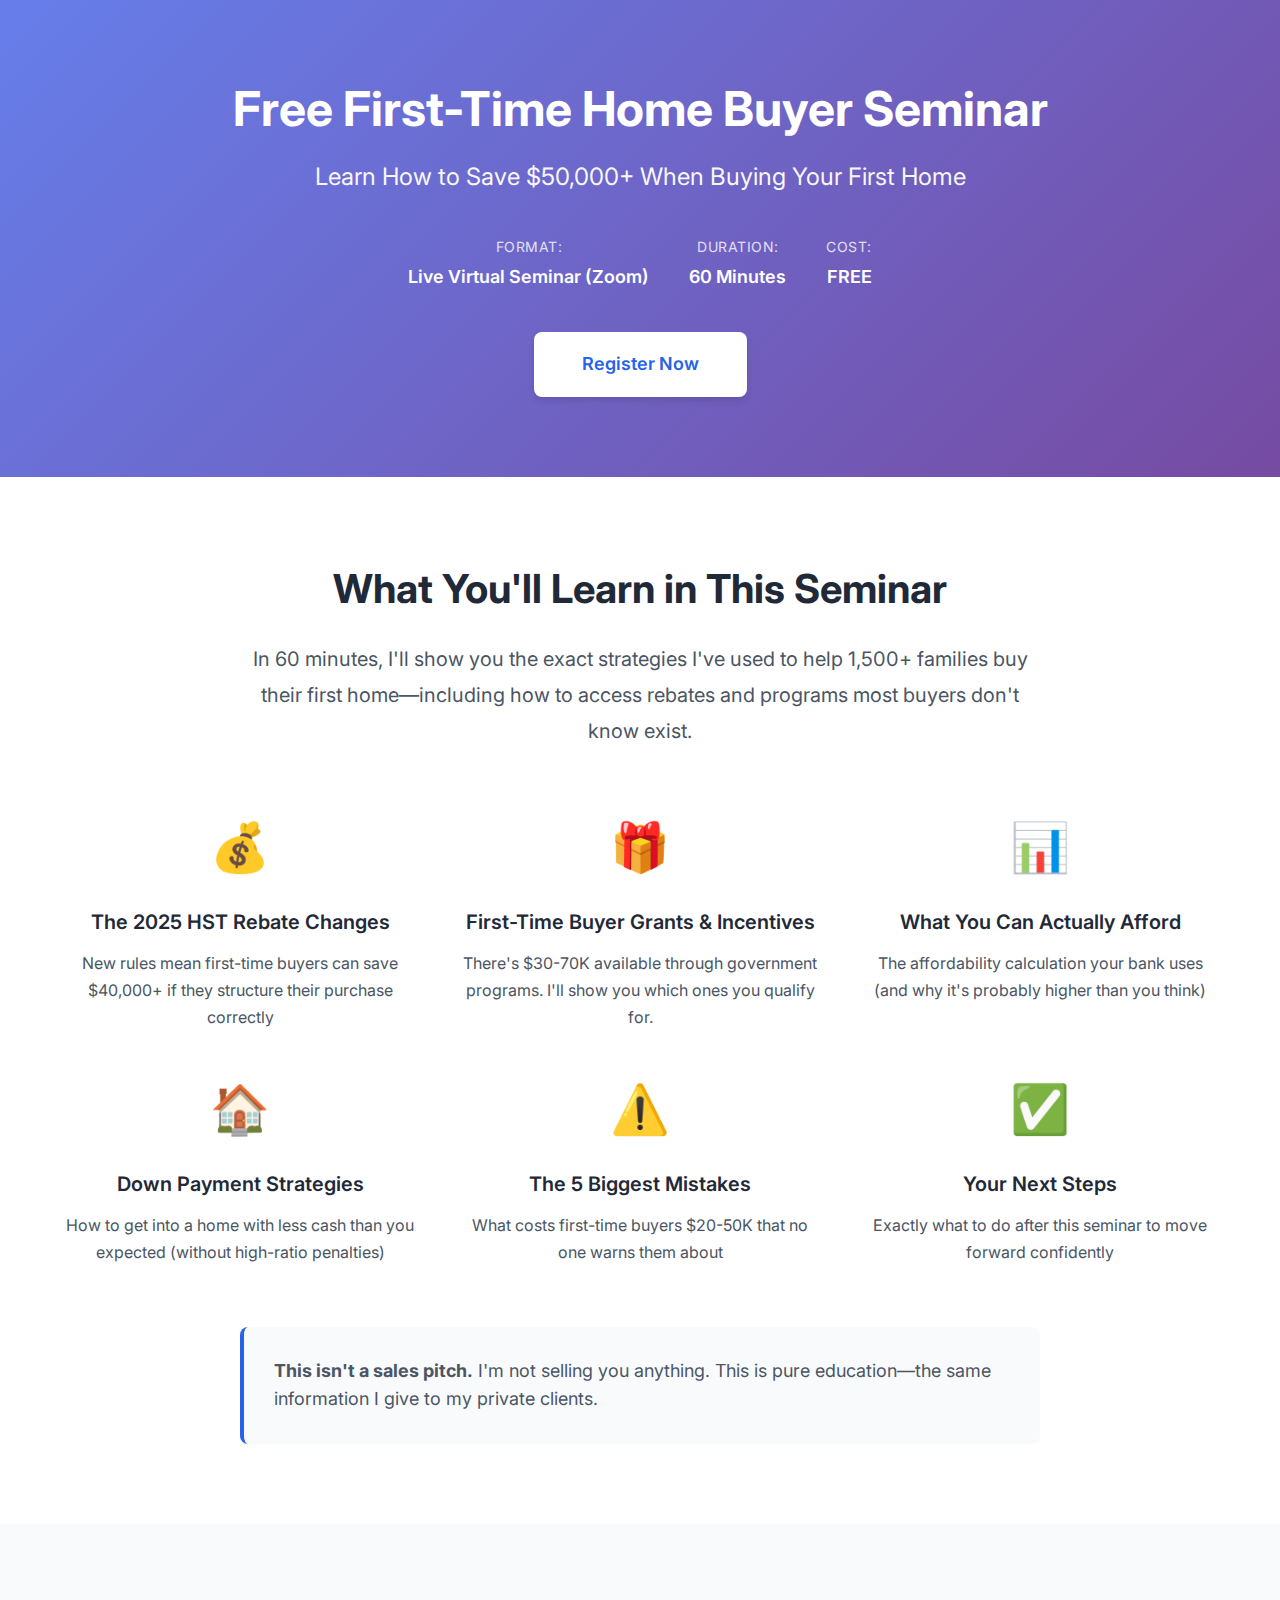
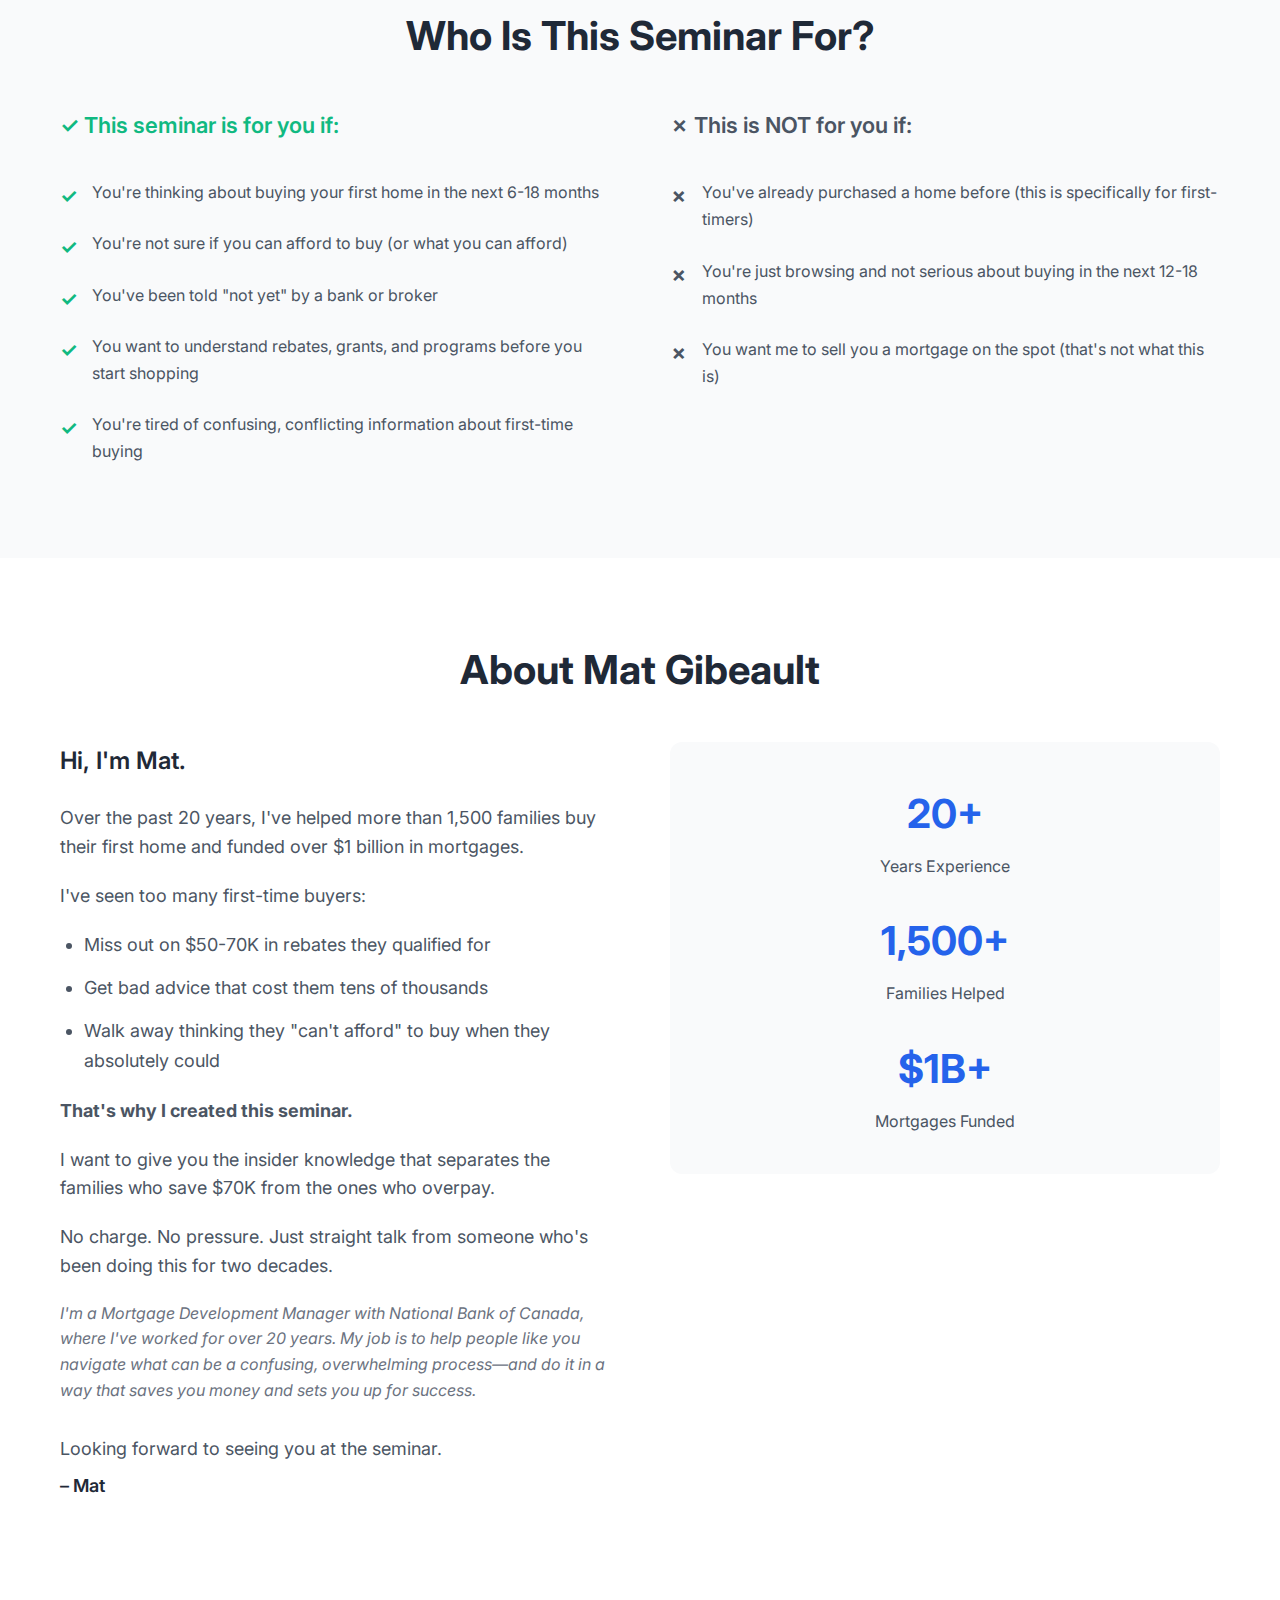
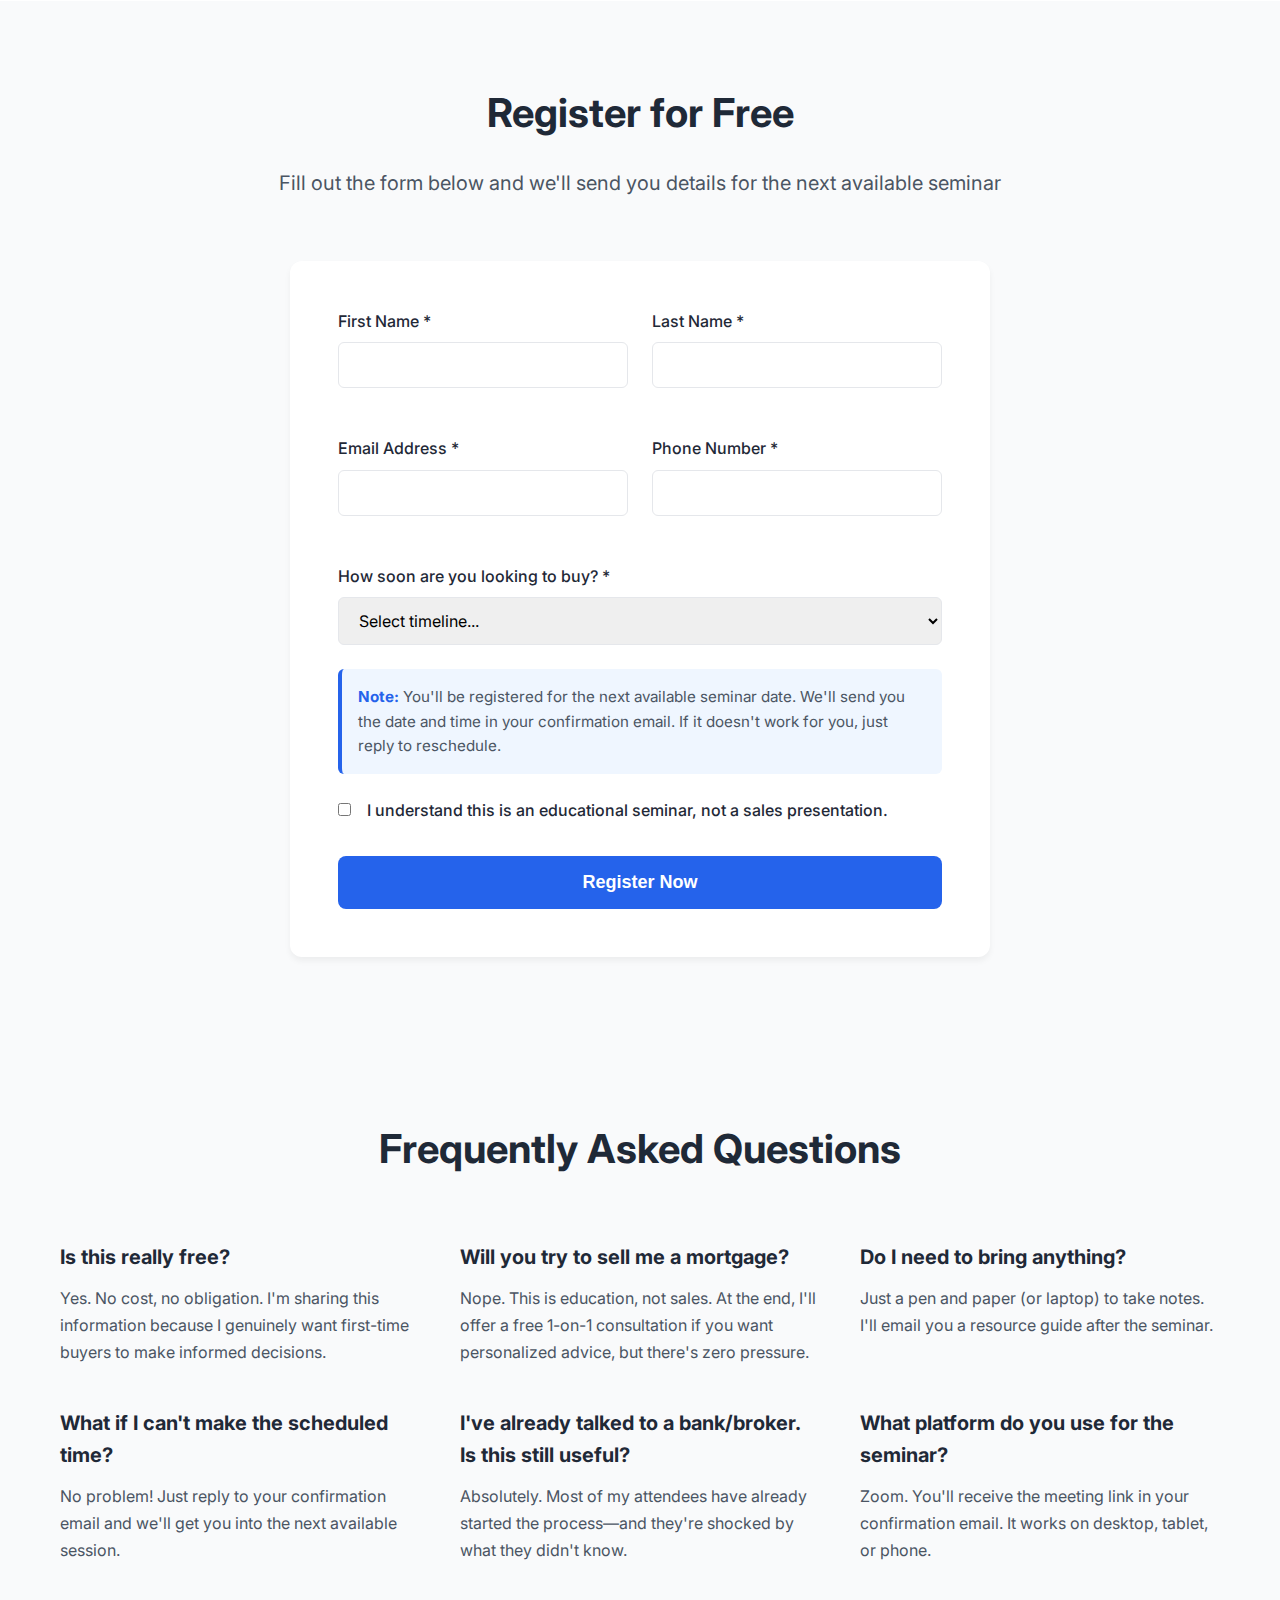
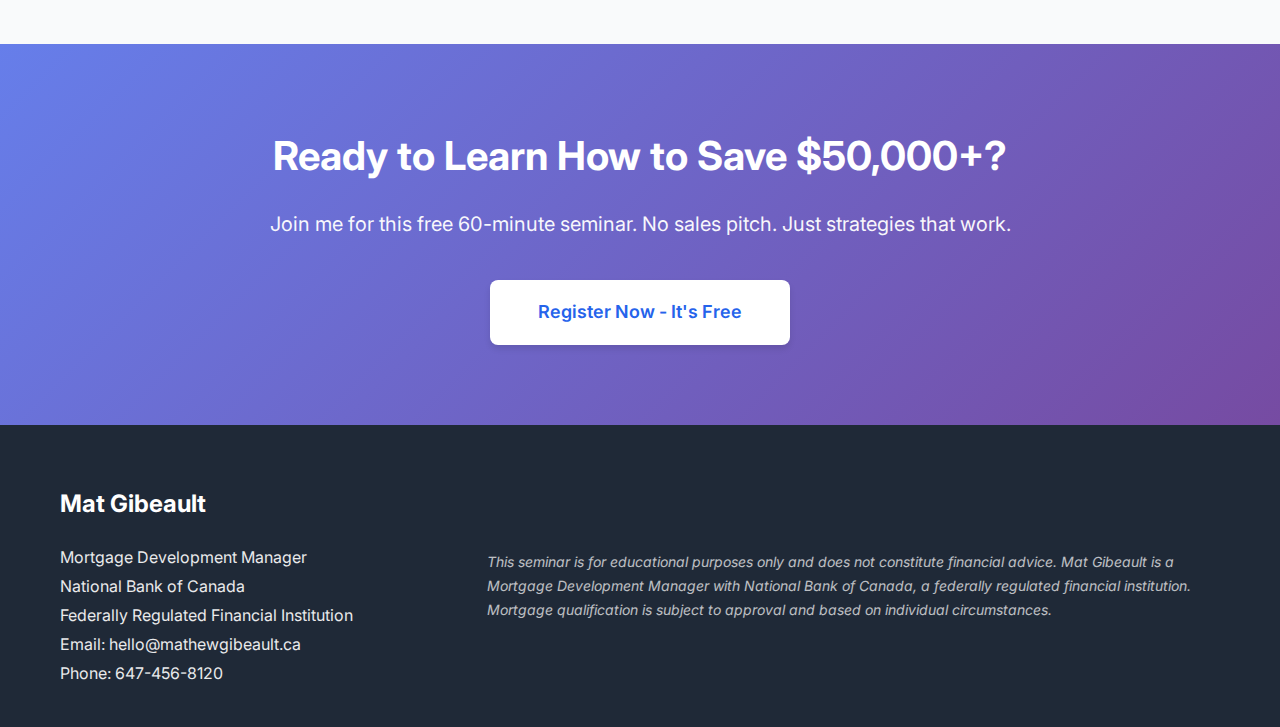
<file: index.html>
<!DOCTYPE html>
<html lang="en">
<head>
    <meta charset="UTF-8">
    <meta name="viewport" content="width=device-width, initial-scale=1.0">
    <meta name="description" content="Free First-Time Home Buyer Seminar - Learn how to save $50,000+ when buying your first home">
    <title>Free First-Time Home Buyer Seminar | Mat Gibeault</title>
    <link rel="stylesheet" href="styles.css">
    <link rel="preconnect" href="https://fonts.googleapis.com">
    <link rel="preconnect" href="https://fonts.gstatic.com" crossorigin>
    <link href="https://fonts.googleapis.com/css2?family=Inter:wght@400;500;600;700&display=swap" rel="stylesheet">
</head>
<body>
    <!-- Hero Section -->
    <section class="hero">
        <div class="container">
            <h1>Free First-Time Home Buyer Seminar</h1>
            <h2>Learn How to Save $50,000+ When Buying Your First Home</h2>
            
            <div class="seminar-details">
                <div class="detail-item">
                    <span class="label">Format:</span>
                    <span class="value">Live Virtual Seminar (Zoom)</span>
                </div>
                <div class="detail-item">
                    <span class="label">Duration:</span>
                    <span class="value">60 Minutes</span>
                </div>
                <div class="detail-item">
                    <span class="label">Cost:</span>
                    <span class="value">FREE</span>
                </div>
            </div>
            
            <a href="#register" class="cta-button">Register Now</a>
        </div>
    </section>

    <!-- What You'll Learn Section -->
    <section class="content-section">
        <div class="container">
            <h2>What You'll Learn in This Seminar</h2>
            <p class="intro-text">
                In 60 minutes, I'll show you the exact strategies I've used to help 1,500+ families buy their first home—including how to access rebates and programs most buyers don't know exist.
            </p>

            <div class="benefits-grid">
                <div class="benefit-item">
                    <div class="benefit-icon">💰</div>
                    <h3>The 2025 HST Rebate Changes</h3>
                    <p>New rules mean first-time buyers can save $40,000+ if they structure their purchase correctly</p>
                </div>

                <div class="benefit-item">
                    <div class="benefit-icon">🎁</div>
                    <h3>First-Time Buyer Grants & Incentives</h3>
                    <p>There's $30-70K available through government programs. I'll show you which ones you qualify for.</p>
                </div>

                <div class="benefit-item">
                    <div class="benefit-icon">📊</div>
                    <h3>What You Can Actually Afford</h3>
                    <p>The affordability calculation your bank uses (and why it's probably higher than you think)</p>
                </div>

                <div class="benefit-item">
                    <div class="benefit-icon">🏠</div>
                    <h3>Down Payment Strategies</h3>
                    <p>How to get into a home with less cash than you expected (without high-ratio penalties)</p>
                </div>

                <div class="benefit-item">
                    <div class="benefit-icon">⚠️</div>
                    <h3>The 5 Biggest Mistakes</h3>
                    <p>What costs first-time buyers $20-50K that no one warns them about</p>
                </div>

                <div class="benefit-item">
                    <div class="benefit-icon">✅</div>
                    <h3>Your Next Steps</h3>
                    <p>Exactly what to do after this seminar to move forward confidently</p>
                </div>
            </div>

            <div class="callout-box">
                <p><strong>This isn't a sales pitch.</strong> I'm not selling you anything. This is pure education—the same information I give to my private clients.</p>
            </div>
        </div>
    </section>

    <!-- Who Is This For Section -->
    <section class="content-section gray-bg">
        <div class="container">
            <h2>Who Is This Seminar For?</h2>
            
            <div class="two-column">
                <div class="column">
                    <h3 class="for-you">✓ This seminar is for you if:</h3>
                    <ul class="checklist">
                        <li>You're thinking about buying your first home in the next 6-18 months</li>
                        <li>You're not sure if you can afford to buy (or what you can afford)</li>
                        <li>You've been told "not yet" by a bank or broker</li>
                        <li>You want to understand rebates, grants, and programs before you start shopping</li>
                        <li>You're tired of confusing, conflicting information about first-time buying</li>
                    </ul>
                </div>
                
                <div class="column">
                    <h3 class="not-for-you">✗ This is NOT for you if:</h3>
                    <ul class="checklist negative">
                        <li>You've already purchased a home before (this is specifically for first-timers)</li>
                        <li>You're just browsing and not serious about buying in the next 12-18 months</li>
                        <li>You want me to sell you a mortgage on the spot (that's not what this is)</li>
                    </ul>
                </div>
            </div>
        </div>
    </section>

    <!-- About Mat Section -->
    <section class="content-section about-section">
        <div class="container">
            <h2>About Mat Gibeault</h2>
            
            <div class="about-content">
                <div class="about-text">
                    <p class="greeting">Hi, I'm Mat.</p>
                    
                    <p>Over the past 20 years, I've helped more than 1,500 families buy their first home and funded over $1 billion in mortgages.</p>
                    
                    <p>I've seen too many first-time buyers:</p>
                    <ul>
                        <li>Miss out on $50-70K in rebates they qualified for</li>
                        <li>Get bad advice that cost them tens of thousands</li>
                        <li>Walk away thinking they "can't afford" to buy when they absolutely could</li>
                    </ul>
                    
                    <p><strong>That's why I created this seminar.</strong></p>
                    
                    <p>I want to give you the insider knowledge that separates the families who save $70K from the ones who overpay.</p>
                    
                    <p>No charge. No pressure. Just straight talk from someone who's been doing this for two decades.</p>
                    
                    <p class="credentials">I'm a Mortgage Development Manager with National Bank of Canada, where I've worked for over 20 years. My job is to help people like you navigate what can be a confusing, overwhelming process—and do it in a way that saves you money and sets you up for success.</p>
                    
                    <p class="sign-off">Looking forward to seeing you at the seminar.</p>
                    <p class="signature">– Mat</p>
                </div>
                
                <div class="about-image-placeholder">
                    <div class="stats-box">
                        <div class="stat">
                            <div class="stat-number">20+</div>
                            <div class="stat-label">Years Experience</div>
                        </div>
                        <div class="stat">
                            <div class="stat-number">1,500+</div>
                            <div class="stat-label">Families Helped</div>
                        </div>
                        <div class="stat">
                            <div class="stat-number">$1B+</div>
                            <div class="stat-label">Mortgages Funded</div>
                        </div>
                    </div>
                </div>
            </div>
        </div>
    </section>

    <!-- Registration Section -->
    <section class="content-section registration-section" id="register">
        <div class="container">
            <h2>Register for Free</h2>
            <p class="intro-text">Fill out the form below and we'll send you details for the next available seminar</p>
            
            <div class="form-container">
                <form id="registrationForm" class="registration-form">
                    <div class="form-row">
                        <div class="form-group">
                            <label for="firstName">First Name *</label>
                            <input type="text" id="firstName" name="firstName" required>
                        </div>
                        
                        <div class="form-group">
                            <label for="lastName">Last Name *</label>
                            <input type="text" id="lastName" name="lastName" required>
                        </div>
                    </div>
                    
                    <div class="form-row">
                        <div class="form-group">
                            <label for="email">Email Address *</label>
                            <input type="email" id="email" name="email" required>
                        </div>
                        
                        <div class="form-group">
                            <label for="phone">Phone Number *</label>
                            <input type="tel" id="phone" name="phone" required>
                        </div>
                    </div>
                    
                    <div class="form-group">
                        <label for="timeline">How soon are you looking to buy? *</label>
                        <select id="timeline" name="timeline" required>
                            <option value="">Select timeline...</option>
                            <option value="0-6 months">0-6 months</option>
                            <option value="6-12 months">6-12 months</option>
                            <option value="12-18 months">12-18 months</option>
                            <option value="Just exploring">Just exploring</option>
                        </select>
                    </div>
                    
                    <div class="form-group">
                        <p class="seminar-note"><strong>Note:</strong> You'll be registered for the next available seminar date. We'll send you the date and time in your confirmation email. If it doesn't work for you, just reply to reschedule.</p>
                    </div>
                    
                    <div class="form-group checkbox-group">
                        <label class="checkbox-label">
                            <input type="checkbox" id="agreement" name="agreement" required>
                            <span>I understand this is an educational seminar, not a sales presentation.</span>
                        </label>
                    </div>
                    
                    <button type="submit" class="submit-button" id="submitButton">
                        <span id="buttonText">Register Now</span>
                        <span id="buttonLoader" class="loader" style="display: none;"></span>
                    </button>
                    
                    <div id="formMessage" class="form-message"></div>
                </form>
                
                <div id="confirmationMessage" class="confirmation-message" style="display: none;">
                    <div class="success-icon">✓</div>
                    <h3>You're Registered!</h3>
                    <p>Check your email for confirmation details and the Zoom link.</p>
                    <p>I'll send you reminder emails as we get closer to your seminar date.</p>
                    <p class="confirmation-footer">Looking forward to seeing you there!<br>– Mat</p>
                </div>
            </div>
        </div>
    </section>

    <!-- FAQ Section -->
    <section class="content-section gray-bg">
        <div class="container">
            <h2>Frequently Asked Questions</h2>
            
            <div class="faq-grid">
                <div class="faq-item">
                    <h3>Is this really free?</h3>
                    <p>Yes. No cost, no obligation. I'm sharing this information because I genuinely want first-time buyers to make informed decisions.</p>
                </div>
                
                <div class="faq-item">
                    <h3>Will you try to sell me a mortgage?</h3>
                    <p>Nope. This is education, not sales. At the end, I'll offer a free 1-on-1 consultation if you want personalized advice, but there's zero pressure.</p>
                </div>
                
                <div class="faq-item">
                    <h3>Do I need to bring anything?</h3>
                    <p>Just a pen and paper (or laptop) to take notes. I'll email you a resource guide after the seminar.</p>
                </div>
                
                <div class="faq-item">
                    <h3>What if I can't make the scheduled time?</h3>
                    <p>No problem! Just reply to your confirmation email and we'll get you into the next available session.</p>
                </div>
                
                <div class="faq-item">
                    <h3>I've already talked to a bank/broker. Is this still useful?</h3>
                    <p>Absolutely. Most of my attendees have already started the process—and they're shocked by what they didn't know.</p>
                </div>
                
                <div class="faq-item">
                    <h3>What platform do you use for the seminar?</h3>
                    <p>Zoom. You'll receive the meeting link in your confirmation email. It works on desktop, tablet, or phone.</p>
                </div>
            </div>
        </div>
    </section>

    <!-- Final CTA Section -->
    <section class="content-section final-cta">
        <div class="container">
            <h2>Ready to Learn How to Save $50,000+?</h2>
            <p>Join me for this free 60-minute seminar. No sales pitch. Just strategies that work.</p>
            <a href="#register" class="cta-button">Register Now - It's Free</a>
        </div>
    </section>

    <!-- Footer -->
    <footer class="footer">
        <div class="container">
            <div class="footer-content">
                <div class="footer-info">
                    <h3>Mat Gibeault</h3>
                    <p>Mortgage Development Manager<br>
                    National Bank of Canada<br>
                    Federally Regulated Financial Institution</p>
                    <p>Email: hello@mathewgibeault.ca<br>
                    Phone: 647-456-8120</p>
                </div>
                
                <div class="footer-disclaimer">
                    <p><em>This seminar is for educational purposes only and does not constitute financial advice. Mat Gibeault is a Mortgage Development Manager with National Bank of Canada, a federally regulated financial institution. Mortgage qualification is subject to approval and based on individual circumstances.</em></p>
                </div>
            </div>
        </div>
    </footer>

    <script src="script.js"></script>
</body>
</html>
</file>
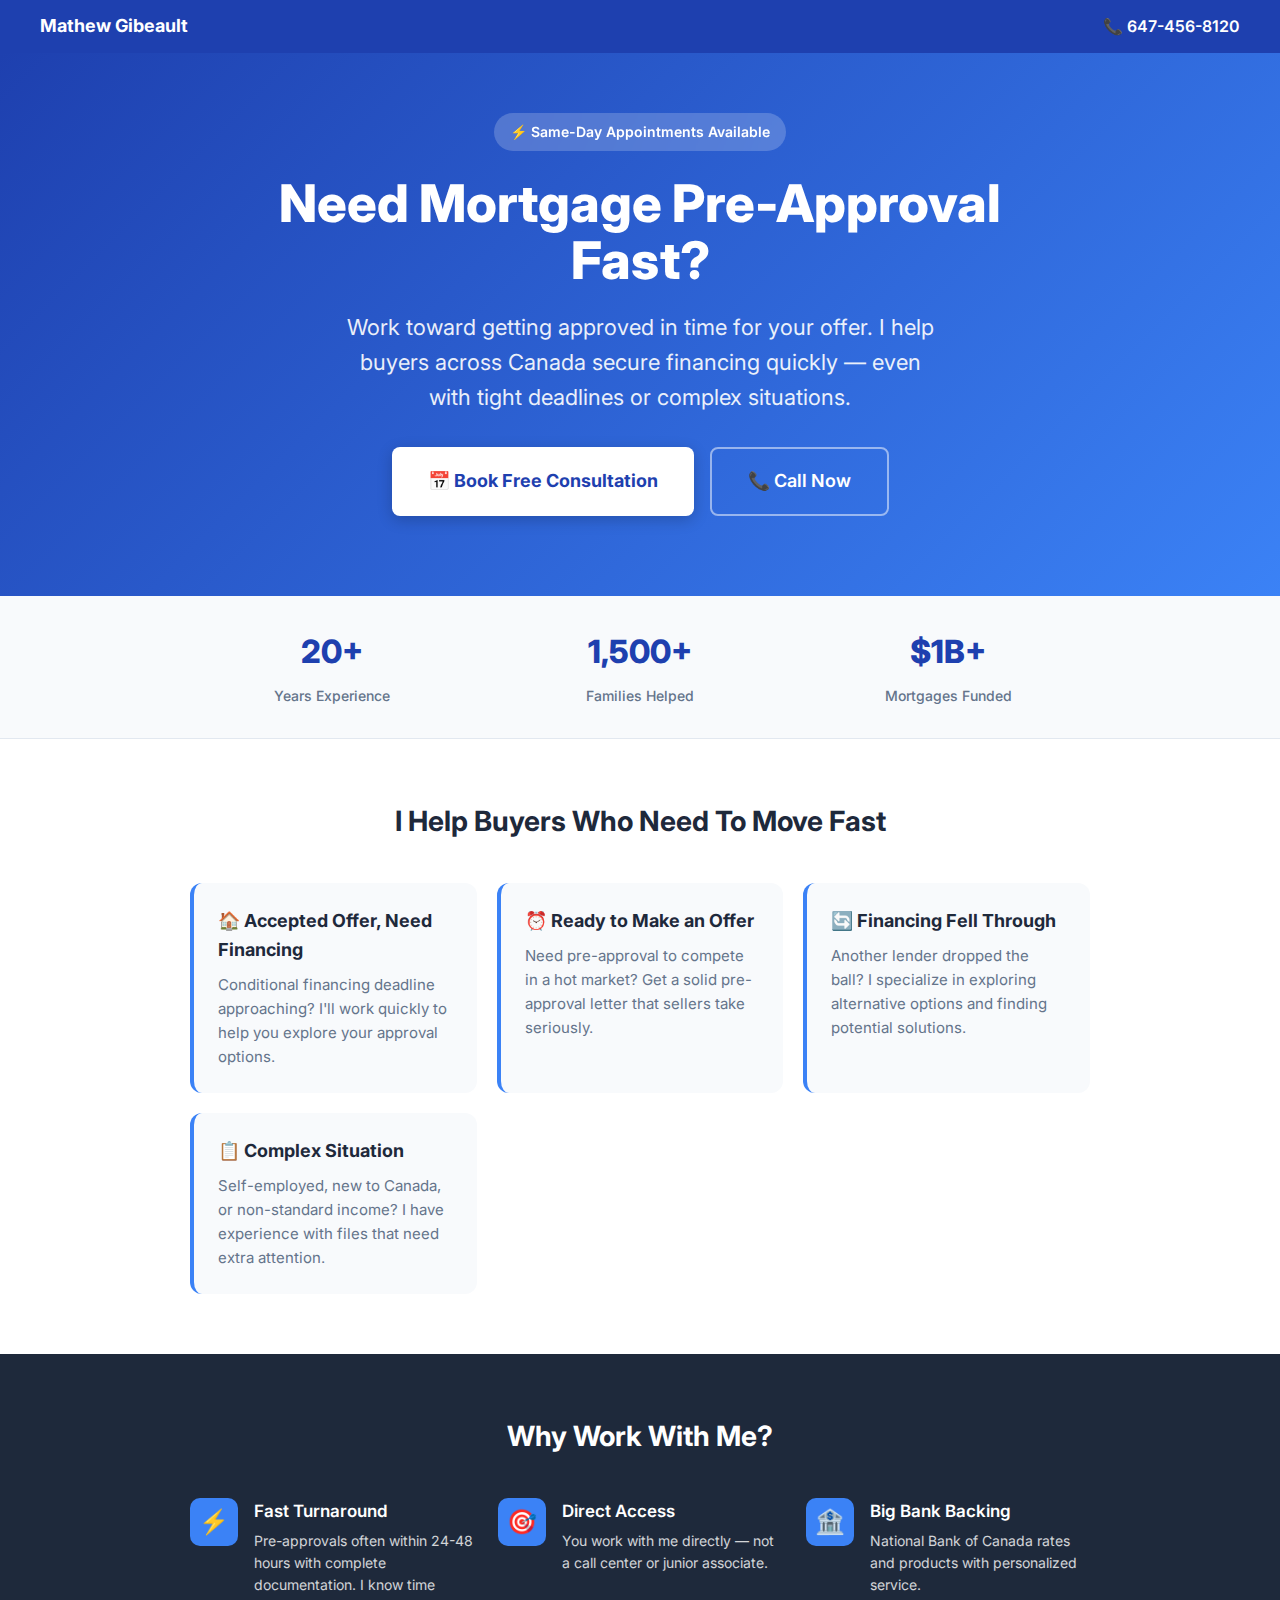
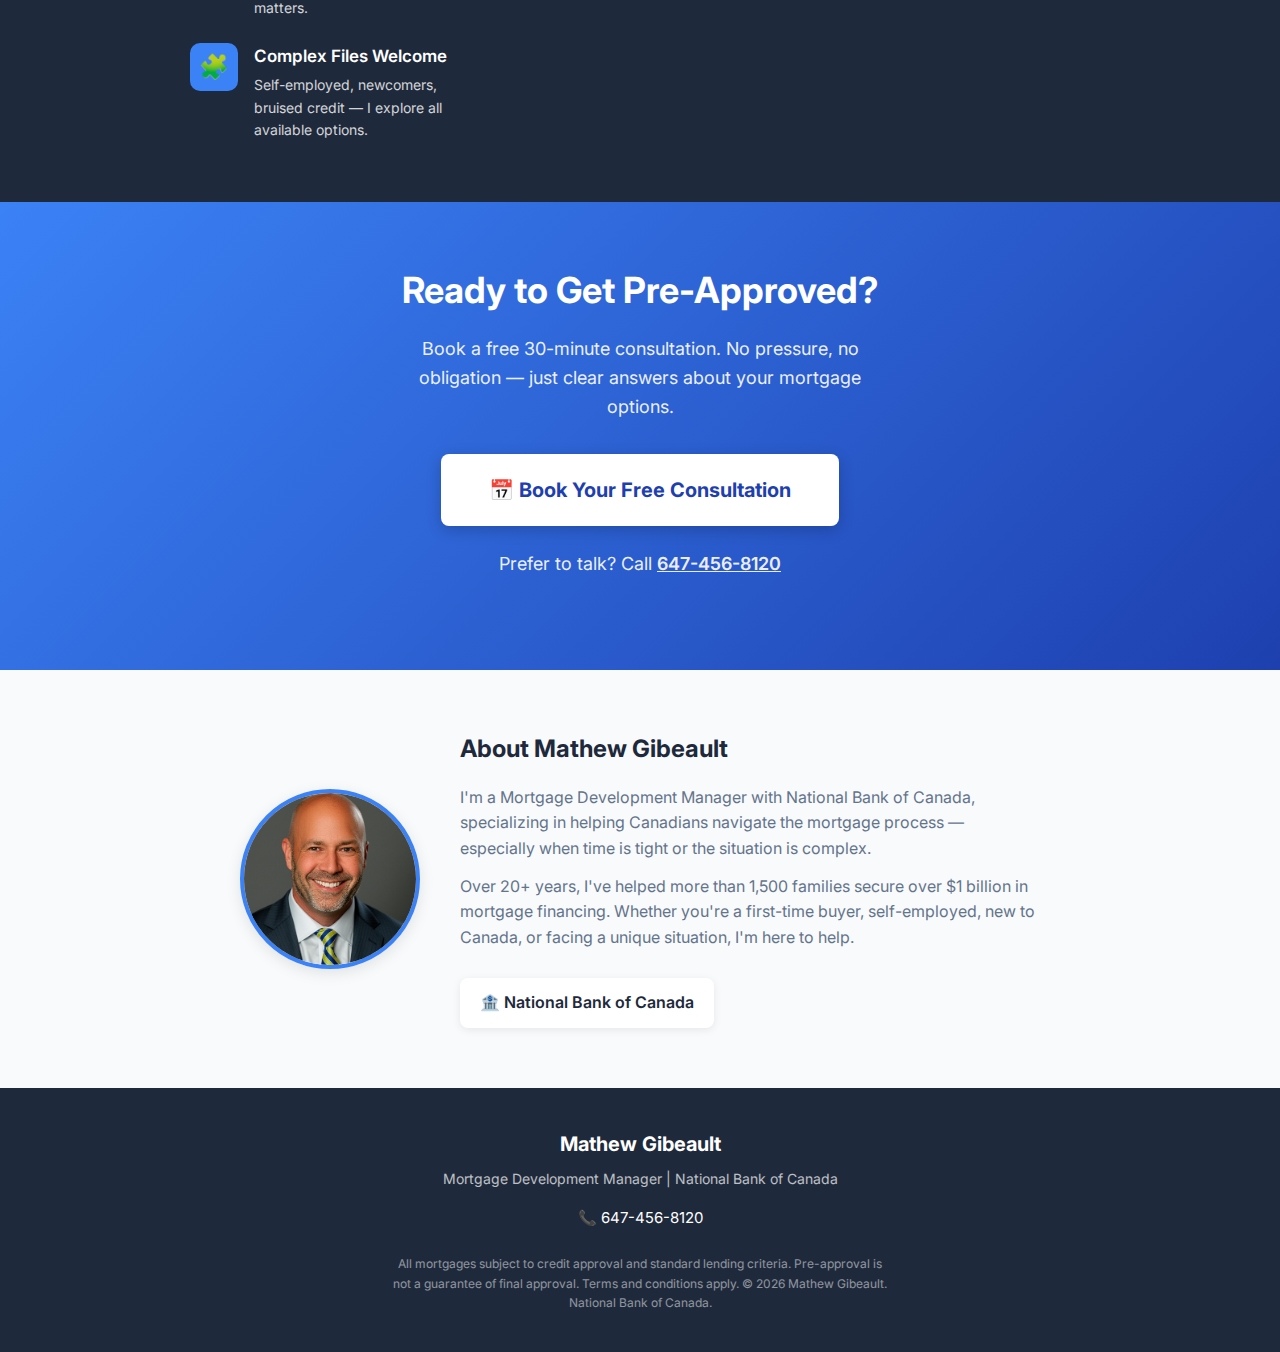
<file: fast.html>
<!DOCTYPE html>
<html lang="en">
<head>

    <!-- Google tag (gtag.js) -->
<script async src="https://www.googletagmanager.com/gtag/js?id=AW-862199842"></script>
<script>
  window.dataLayer = window.dataLayer || [];
  function gtag(){dataLayer.push(arguments);}
  gtag('js', new Date());

  gtag('config', 'AW-862199842');
</script>

    <!-- Event snippet for Sign-up conversion page
In your html page, add the snippet and call gtag_report_conversion when someone clicks on the chosen link or button. -->
<script>
function gtag_report_conversion(url) {
  var callback = function () {
    if (typeof(url) != 'undefined') {
      window.location = url;
    }
  };
  gtag('event', 'conversion', {
      'send_to': 'AW-862199842/Q-wCCIrV0-YbEKLAkJsD',
      'value': 1.0,
      'currency': 'CAD',
      'event_callback': callback
  });
  return false;
}
</script>


    
    <meta charset="UTF-8">
    <meta name="viewport" content="width=device-width, initial-scale=1.0">
    
    <!-- Primary Meta Tags -->
    <title>Fast Mortgage Pre-Approval | Mathew Gibeault | National Bank</title>
    <meta name="title" content="Fast Mortgage Pre-Approval | Mathew Gibeault | National Bank">
    <meta name="description" content="Need mortgage pre-approval fast? Get approved in time for your offer. 20+ years experience helping first-time buyers and complex files. Book your free consultation today.">
    <meta name="keywords" content="mortgage pre-approval, fast mortgage approval, mortgage broker Canada, first time home buyer mortgage, self-employed mortgage, mortgage help, quick pre-approval, National Bank mortgage, mortgage specialist, home loan pre-approval">
    <meta name="author" content="Mathew Gibeault">
    <meta name="robots" content="index, follow">
    <link rel="canonical" href="https://seminar.mathewgibeault.ca/fast.html">
    
    <!-- Open Graph / Facebook -->
    <meta property="og:type" content="website">
    <meta property="og:url" content="https://seminar.mathewgibeault.ca/fast.html">
    <meta property="og:title" content="Fast Mortgage Pre-Approval | Mathew Gibeault">
    <meta property="og:description" content="Need mortgage pre-approval fast? Get approved in time for your offer. 20+ years experience, 1,500+ families helped. Book your free consultation today.">
    <meta property="og:image" content="https://seminar.mathewgibeault.ca/og-image.jpg">
    <meta property="og:locale" content="en_CA">
    <meta property="og:site_name" content="Mathew Gibeault - Mortgage Specialist">
    
    <!-- Twitter -->
    <meta property="twitter:card" content="summary_large_image">
    <meta property="twitter:url" content="https://seminar.mathewgibeault.ca/fast.html">
    <meta property="twitter:title" content="Fast Mortgage Pre-Approval | Mathew Gibeault">
    <meta property="twitter:description" content="Need mortgage pre-approval fast? Get approved in time for your offer. 20+ years experience, 1,500+ families helped. Book your free consultation today.">
    <meta property="twitter:image" content="https://seminar.mathewgibeault.ca/og-image.jpg">
    
    <!-- Additional Meta -->
    <meta name="theme-color" content="#1e40af">
    <meta name="geo.region" content="CA">
    <meta name="geo.placename" content="Canada">
    
    <!-- Structured Data / Schema.org -->
    <script type="application/ld+json">
    {
        "@context": "https://schema.org",
        "@type": "FinancialService",
        "name": "Mathew Gibeault - Mortgage Specialist",
        "description": "Fast mortgage pre-approval and financing for home buyers across Canada. Specializing in first-time buyers, self-employed, and complex mortgage situations.",
        "url": "https://seminar.mathewgibeault.ca/fast.html",
        "telephone": "+1-647-456-8120",
        "areaServed": {
            "@type": "Country",
            "name": "Canada"
        },
        "parentOrganization": {
            "@type": "Organization",
            "name": "National Bank of Canada"
        },
        "employee": {
            "@type": "Person",
            "name": "Mathew Gibeault",
            "jobTitle": "Mortgage Development Manager"
        },
        "serviceType": ["Mortgage Pre-Approval", "Home Financing", "First-Time Buyer Mortgages", "Self-Employed Mortgages"],
        "priceRange": "Free Consultation"
    }
    </script>
    
    <link rel="preconnect" href="https://fonts.googleapis.com">
    <link rel="preconnect" href="https://fonts.gstatic.com" crossorigin>
    <link href="https://fonts.googleapis.com/css2?family=Inter:wght@400;500;600;700;800&display=swap" rel="stylesheet">
    <style>
        * {
            margin: 0;
            padding: 0;
            box-sizing: border-box;
        }
        
        body {
            font-family: 'Inter', -apple-system, BlinkMacSystemFont, sans-serif;
            line-height: 1.6;
            color: #1e293b;
            background: #ffffff;
        }
        
        /* Header */
        .header {
            background: #1e40af;
            padding: 12px 20px;
            text-align: center;
        }
        
        .header-content {
            max-width: 1200px;
            margin: 0 auto;
            display: flex;
            justify-content: space-between;
            align-items: center;
            flex-wrap: wrap;
            gap: 10px;
        }
        
        .logo {
            color: white;
            font-weight: 700;
            font-size: 18px;
        }
        
        .header-phone {
            color: white;
            text-decoration: none;
            font-weight: 600;
            font-size: 16px;
            display: flex;
            align-items: center;
            gap: 8px;
        }
        
        .header-phone:hover {
            text-decoration: underline;
        }
        
        /* Hero Section */
        .hero {
            background: linear-gradient(135deg, #1e40af 0%, #3b82f6 100%);
            padding: 60px 20px 80px;
            text-align: center;
            color: white;
        }
        
        .hero-content {
            max-width: 800px;
            margin: 0 auto;
        }
        
        .about-flex {
            display: flex;
            align-items: center;
            gap: 40px;
            text-align: left;
        }
        
        .about-headshot {
            width: 180px;
            height: 180px;
            border-radius: 50%;
            object-fit: cover;
            border: 4px solid #3b82f6;
            box-shadow: 0 4px 15px rgba(0,0,0,0.1);
            flex-shrink: 0;
        }
        
        .about-text h2 {
            margin-bottom: 16px;
        }
        
        .urgency-badge {
            display: inline-block;
            background: rgba(255,255,255,0.2);
            padding: 8px 16px;
            border-radius: 50px;
            font-size: 14px;
            font-weight: 600;
            margin-bottom: 24px;
            backdrop-filter: blur(10px);
        }
        
        .hero h1 {
            font-size: clamp(32px, 6vw, 52px);
            font-weight: 800;
            line-height: 1.1;
            margin-bottom: 20px;
        }
        
        .hero-subtitle {
            font-size: clamp(18px, 3vw, 22px);
            opacity: 0.9;
            margin-bottom: 32px;
            max-width: 600px;
            margin-left: auto;
            margin-right: auto;
        }
        
        .cta-buttons {
            display: flex;
            gap: 16px;
            justify-content: center;
            flex-wrap: wrap;
        }
        
        .btn-primary {
            display: inline-flex;
            align-items: center;
            gap: 10px;
            background: #ffffff;
            color: #1e40af;
            padding: 18px 36px;
            border-radius: 8px;
            text-decoration: none;
            font-weight: 700;
            font-size: 18px;
            transition: transform 0.2s, box-shadow 0.2s;
            box-shadow: 0 4px 15px rgba(0,0,0,0.2);
        }
        
        .btn-primary:hover {
            transform: translateY(-2px);
            box-shadow: 0 6px 25px rgba(0,0,0,0.3);
        }
        
        .btn-secondary {
            display: inline-flex;
            align-items: center;
            gap: 10px;
            background: transparent;
            color: white;
            padding: 18px 36px;
            border-radius: 8px;
            text-decoration: none;
            font-weight: 600;
            font-size: 18px;
            border: 2px solid rgba(255,255,255,0.5);
            transition: background 0.2s, border-color 0.2s;
        }
        
        .btn-secondary:hover {
            background: rgba(255,255,255,0.1);
            border-color: white;
        }
        
        /* Trust Indicators */
        .trust-bar {
            background: #f8fafc;
            padding: 30px 20px;
            border-bottom: 1px solid #e2e8f0;
        }
        
        .trust-content {
            max-width: 900px;
            margin: 0 auto;
            display: grid;
            grid-template-columns: repeat(auto-fit, minmax(200px, 1fr));
            gap: 24px;
            text-align: center;
        }
        
        .trust-item {
            display: flex;
            flex-direction: column;
            align-items: center;
            gap: 8px;
        }
        
        .trust-number {
            font-size: 32px;
            font-weight: 800;
            color: #1e40af;
        }
        
        .trust-label {
            font-size: 14px;
            color: #64748b;
            font-weight: 500;
        }
        
        /* Who This Is For */
        .who-section {
            padding: 60px 20px;
            background: white;
        }
        
        .section-content {
            max-width: 900px;
            margin: 0 auto;
        }
        
        .section-title {
            text-align: center;
            font-size: 28px;
            font-weight: 700;
            margin-bottom: 40px;
            color: #1e293b;
        }
        
        .situations-grid {
            display: grid;
            grid-template-columns: repeat(auto-fit, minmax(280px, 1fr));
            gap: 20px;
        }
        
        .situation-card {
            background: #f8fafc;
            border-radius: 12px;
            padding: 24px;
            border-left: 4px solid #3b82f6;
        }
        
        .situation-card h3 {
            font-size: 18px;
            font-weight: 700;
            margin-bottom: 8px;
            color: #1e293b;
            display: flex;
            align-items: center;
            gap: 10px;
        }
        
        .situation-card p {
            font-size: 15px;
            color: #64748b;
        }
        
        /* Why Choose */
        .why-section {
            padding: 60px 20px;
            background: #1e293b;
            color: white;
        }
        
        .why-section .section-title {
            color: white;
        }
        
        .benefits-grid {
            display: grid;
            grid-template-columns: repeat(auto-fit, minmax(250px, 1fr));
            gap: 24px;
            max-width: 900px;
            margin: 0 auto;
        }
        
        .benefit-item {
            display: flex;
            gap: 16px;
            align-items: flex-start;
        }
        
        .benefit-icon {
            width: 48px;
            height: 48px;
            background: #3b82f6;
            border-radius: 10px;
            display: flex;
            align-items: center;
            justify-content: center;
            font-size: 24px;
            flex-shrink: 0;
        }
        
        .benefit-text h4 {
            font-size: 17px;
            font-weight: 600;
            margin-bottom: 4px;
        }
        
        .benefit-text p {
            font-size: 14px;
            opacity: 0.8;
        }
        
        /* CTA Section */
        .cta-section {
            padding: 60px 20px;
            background: linear-gradient(135deg, #3b82f6 0%, #1e40af 100%);
            text-align: center;
            color: white;
        }
        
        .cta-section h2 {
            font-size: clamp(24px, 5vw, 36px);
            font-weight: 700;
            margin-bottom: 16px;
        }
        
        .cta-section p {
            font-size: 18px;
            opacity: 0.9;
            margin-bottom: 32px;
            max-width: 500px;
            margin-left: auto;
            margin-right: auto;
        }
        
        .cta-section .btn-primary {
            font-size: 20px;
            padding: 20px 48px;
        }
        
        .cta-phone {
            margin-top: 24px;
            font-size: 16px;
            opacity: 0.9;
        }
        
        .cta-phone a {
            color: white;
            font-weight: 600;
            text-decoration: underline;
        }
        
        /* About Section */
        .about-section {
            padding: 60px 20px;
            background: #f8fafc;
        }
        
        .about-content {
            max-width: 800px;
            margin: 0 auto;
        }
        
        .about-content h2 {
            font-size: 24px;
            font-weight: 700;
        }
        
        .about-content p {
            font-size: 16px;
            color: #64748b;
            margin-bottom: 12px;
        }
        
        .bank-badge {
            display: inline-flex;
            align-items: center;
            gap: 8px;
            background: white;
            padding: 12px 20px;
            border-radius: 8px;
            margin-top: 16px;
            font-weight: 600;
            color: #1e293b;
            box-shadow: 0 2px 8px rgba(0,0,0,0.08);
        }
        
        /* Footer */
        .footer {
            background: #1e293b;
            color: white;
            padding: 40px 20px;
            text-align: center;
        }
        
        .footer-content {
            max-width: 600px;
            margin: 0 auto;
        }
        
        .footer-name {
            font-size: 20px;
            font-weight: 700;
            margin-bottom: 8px;
        }
        
        .footer-title {
            font-size: 14px;
            opacity: 0.7;
            margin-bottom: 16px;
        }
        
        .footer-contact {
            display: flex;
            justify-content: center;
            gap: 24px;
            flex-wrap: wrap;
            margin-bottom: 24px;
        }
        
        .footer-contact a {
            color: white;
            text-decoration: none;
            display: flex;
            align-items: center;
            gap: 8px;
            font-size: 15px;
        }
        
        .footer-contact a:hover {
            text-decoration: underline;
        }
        
        .footer-disclaimer {
            font-size: 12px;
            opacity: 0.5;
            max-width: 500px;
            margin: 0 auto;
        }
        
        /* Mobile adjustments */
        @media (max-width: 600px) {
            .hero {
                padding: 40px 20px 60px;
            }
            
            .cta-buttons {
                flex-direction: column;
                align-items: center;
            }
            
            .btn-primary, .btn-secondary {
                width: 100%;
                max-width: 300px;
                justify-content: center;
            }
            
            .header-content {
                justify-content: center;
            }
            
            .logo {
                display: none;
            }
            
            .about-flex {
                flex-direction: column;
                text-align: center;
            }
            
            .about-headshot {
                width: 150px;
                height: 150px;
            }
        }
    </style>
</head>
<body>
    <!-- Header -->
    <header class="header">
        <div class="header-content">
            <div class="logo">Mathew Gibeault</div>
            <a href="tel:647-456-8120" class="header-phone">
                📞 647-456-8120
            </a>
        </div>
    </header>
    
    <!-- Hero Section -->
    <section class="hero">
        <div class="hero-content">
            <div class="urgency-badge">⚡ Same-Day Appointments Available</div>
            <h1>Need Mortgage Pre-Approval Fast?</h1>
            <p class="hero-subtitle">Work toward getting approved in time for your offer. I help buyers across Canada secure financing quickly — even with tight deadlines or complex situations.</p>
            <div class="cta-buttons">
                <a href="https://calendly.com/hello-mathewgibeault/meet" class="btn-primary">
                    📅 Book Free Consultation
                </a>
                <a href="tel:647-456-8120" class="btn-secondary">
                    📞 Call Now
                </a>
            </div>
        </div>
    </section>
    
    <!-- Trust Bar -->
    <section class="trust-bar">
        <div class="trust-content">
            <div class="trust-item">
                <div class="trust-number">20+</div>
                <div class="trust-label">Years Experience</div>
            </div>
            <div class="trust-item">
                <div class="trust-number">1,500+</div>
                <div class="trust-label">Families Helped</div>
            </div>
            <div class="trust-item">
                <div class="trust-number">$1B+</div>
                <div class="trust-label">Mortgages Funded</div>
            </div>
        </div>
    </section>
    
    <!-- Who This Is For -->
    <section class="who-section">
        <div class="section-content">
            <h2 class="section-title">I Help Buyers Who Need To Move Fast</h2>
            <div class="situations-grid">
                <div class="situation-card">
                    <h3>🏠 Accepted Offer, Need Financing</h3>
                    <p>Conditional financing deadline approaching? I'll work quickly to help you explore your approval options.</p>
                </div>
                <div class="situation-card">
                    <h3>⏰ Ready to Make an Offer</h3>
                    <p>Need pre-approval to compete in a hot market? Get a solid pre-approval letter that sellers take seriously.</p>
                </div>
                <div class="situation-card">
                    <h3>🔄 Financing Fell Through</h3>
                    <p>Another lender dropped the ball? I specialize in exploring alternative options and finding potential solutions.</p>
                </div>
                <div class="situation-card">
                    <h3>📋 Complex Situation</h3>
                    <p>Self-employed, new to Canada, or non-standard income? I have experience with files that need extra attention.</p>
                </div>
            </div>
        </div>
    </section>
    
    <!-- Why Choose -->
    <section class="why-section">
        <div class="section-content">
            <h2 class="section-title">Why Work With Me?</h2>
            <div class="benefits-grid">
                <div class="benefit-item">
                    <div class="benefit-icon">⚡</div>
                    <div class="benefit-text">
                        <h4>Fast Turnaround</h4>
                        <p>Pre-approvals often within 24-48 hours with complete documentation. I know time matters.</p>
                    </div>
                </div>
                <div class="benefit-item">
                    <div class="benefit-icon">🎯</div>
                    <div class="benefit-text">
                        <h4>Direct Access</h4>
                        <p>You work with me directly — not a call center or junior associate.</p>
                    </div>
                </div>
                <div class="benefit-item">
                    <div class="benefit-icon">🏦</div>
                    <div class="benefit-text">
                        <h4>Big Bank Backing</h4>
                        <p>National Bank of Canada rates and products with personalized service.</p>
                    </div>
                </div>
                <div class="benefit-item">
                    <div class="benefit-icon">🧩</div>
                    <div class="benefit-text">
                        <h4>Complex Files Welcome</h4>
                        <p>Self-employed, newcomers, bruised credit — I explore all available options.</p>
                    </div>
                </div>
            </div>
        </div>
    </section>
    
    <!-- CTA Section -->
    <section class="cta-section">
        <h2>Ready to Get Pre-Approved?</h2>
        <p>Book a free 30-minute consultation. No pressure, no obligation — just clear answers about your mortgage options.</p>
        <a href="https://calendly.com/hello-mathewgibeault/meet" class="btn-primary">
            📅 Book Your Free Consultation
        </a>
        <p class="cta-phone">Prefer to talk? Call <a href="tel:647-456-8120">647-456-8120</a></p>
    </section>
    
    <!-- About Section -->
    <section class="about-section">
        <div class="about-content">
            <div class="about-flex">
                <img src="assets/mathew-headshot.png" alt="Mathew Gibeault - Mortgage Specialist" class="about-headshot">
                <div class="about-text">
                    <h2>About Mathew Gibeault</h2>
                    <p>I'm a Mortgage Development Manager with National Bank of Canada, specializing in helping Canadians navigate the mortgage process — especially when time is tight or the situation is complex.</p>
                    <p>Over 20+ years, I've helped more than 1,500 families secure over $1 billion in mortgage financing. Whether you're a first-time buyer, self-employed, new to Canada, or facing a unique situation, I'm here to help.</p>
                    <div class="bank-badge">
                        🏦 National Bank of Canada
                    </div>
                </div>
            </div>
        </div>
    </section>
    
    <!-- Footer -->
    <footer class="footer">
        <div class="footer-content">
            <div class="footer-name">Mathew Gibeault</div>
            <div class="footer-title">Mortgage Development Manager | National Bank of Canada</div>
            <div class="footer-contact">
                <a href="tel:647-456-8120">📞 647-456-8120</a>
            </div>
            <p class="footer-disclaimer">All mortgages subject to credit approval and standard lending criteria. Pre-approval is not a guarantee of final approval. Terms and conditions apply. © 2026 Mathew Gibeault. National Bank of Canada.</p>
        </div>
    </footer>
</body>
</html>
</file>
<file: styles.css>
/* Reset and Base Styles */
* {
    margin: 0;
    padding: 0;
    box-sizing: border-box;
}

:root {
    --primary-color: #2563eb;
    --primary-dark: #1e40af;
    --secondary-color: #10b981;
    --text-dark: #1f2937;
    --text-medium: #4b5563;
    --text-light: #6b7280;
    --border-color: #e5e7eb;
    --bg-light: #f9fafb;
    --success-color: #10b981;
    --error-color: #ef4444;
}

body {
    font-family: 'Inter', -apple-system, BlinkMacSystemFont, 'Segoe UI', sans-serif;
    color: var(--text-dark);
    line-height: 1.6;
    -webkit-font-smoothing: antialiased;
}

.container {
    max-width: 1200px;
    margin: 0 auto;
    padding: 0 20px;
}

/* Hero Section */
.hero {
    background: linear-gradient(135deg, #667eea 0%, #764ba2 100%);
    color: white;
    padding: 80px 20px;
    text-align: center;
}

.hero h1 {
    font-size: 3rem;
    font-weight: 700;
    margin-bottom: 20px;
    line-height: 1.2;
}

.hero h2 {
    font-size: 1.5rem;
    font-weight: 400;
    margin-bottom: 40px;
    opacity: 0.95;
}

.seminar-details {
    display: flex;
    justify-content: center;
    gap: 40px;
    margin-bottom: 40px;
    flex-wrap: wrap;
}

.detail-item {
    display: flex;
    flex-direction: column;
    gap: 5px;
}

.detail-item .label {
    font-size: 0.875rem;
    opacity: 0.8;
    text-transform: uppercase;
    letter-spacing: 0.5px;
}

.detail-item .value {
    font-size: 1.125rem;
    font-weight: 600;
}

.cta-button {
    display: inline-block;
    background: white;
    color: var(--primary-color);
    padding: 18px 48px;
    border-radius: 8px;
    font-size: 1.125rem;
    font-weight: 600;
    text-decoration: none;
    transition: transform 0.2s, box-shadow 0.2s;
    box-shadow: 0 4px 6px rgba(0, 0, 0, 0.1);
}

.cta-button:hover {
    transform: translateY(-2px);
    box-shadow: 0 6px 12px rgba(0, 0, 0, 0.15);
}

/* Content Sections */
.content-section {
    padding: 80px 20px;
}

.content-section h2 {
    font-size: 2.5rem;
    font-weight: 700;
    margin-bottom: 20px;
    text-align: center;
    color: var(--text-dark);
}

.intro-text {
    font-size: 1.25rem;
    text-align: center;
    color: var(--text-medium);
    max-width: 800px;
    margin: 0 auto 60px;
    line-height: 1.8;
}

.gray-bg {
    background-color: var(--bg-light);
}

/* Benefits Grid */
.benefits-grid {
    display: grid;
    grid-template-columns: repeat(auto-fit, minmax(300px, 1fr));
    gap: 40px;
    margin-bottom: 60px;
}

.benefit-item {
    text-align: center;
}

.benefit-icon {
    font-size: 3rem;
    margin-bottom: 20px;
}

.benefit-item h3 {
    font-size: 1.25rem;
    font-weight: 600;
    margin-bottom: 12px;
    color: var(--text-dark);
}

.benefit-item p {
    color: var(--text-medium);
    line-height: 1.7;
}

.callout-box {
    background: var(--bg-light);
    border-left: 4px solid var(--primary-color);
    padding: 30px;
    border-radius: 8px;
    max-width: 800px;
    margin: 0 auto;
}

.callout-box p {
    font-size: 1.125rem;
    color: var(--text-medium);
    margin: 0;
}

/* Two Column Layout */
.two-column {
    display: grid;
    grid-template-columns: repeat(auto-fit, minmax(300px, 1fr));
    gap: 60px;
    margin-top: 40px;
}

.column h3 {
    font-size: 1.375rem;
    margin-bottom: 24px;
    font-weight: 600;
}

.column h3.for-you {
    color: var(--success-color);
}

.column h3.not-for-you {
    color: var(--text-medium);
}

.checklist {
    list-style: none;
    padding: 0;
}

.checklist li {
    padding: 12px 0;
    padding-left: 32px;
    position: relative;
    color: var(--text-medium);
    line-height: 1.7;
}

.checklist li:before {
    content: "✓";
    position: absolute;
    left: 0;
    color: var(--success-color);
    font-weight: bold;
    font-size: 1.25rem;
}

.checklist.negative li:before {
    content: "✗";
    color: var(--text-medium);
}

/* About Section */
.about-section {
    background: white;
}

.about-content {
    display: grid;
    grid-template-columns: 1fr 1fr;
    gap: 60px;
    margin-top: 40px;
    align-items: start;
}

.about-text {
    font-size: 1.125rem;
    color: var(--text-medium);
}

.about-text .greeting {
    font-size: 1.5rem;
    font-weight: 600;
    color: var(--text-dark);
    margin-bottom: 24px;
}

.about-text p {
    margin-bottom: 20px;
}

.about-text ul {
    margin: 20px 0;
    padding-left: 24px;
}

.about-text ul li {
    margin-bottom: 12px;
    line-height: 1.7;
}

.about-text .credentials {
    font-size: 1rem;
    color: var(--text-light);
    font-style: italic;
}

.about-text .sign-off {
    margin-top: 32px;
    margin-bottom: 8px;
}

.about-text .signature {
    font-weight: 600;
    color: var(--text-dark);
}

.about-image-placeholder {
    display: flex;
    flex-direction: column;
    gap: 30px;
}

.about-photo {
    width: 100%;
    max-width: 400px;
    border-radius: 12px;
    box-shadow: 0 10px 30px rgba(0, 0, 0, 0.1);
}

.stats-box {
    background: var(--bg-light);
    padding: 40px;
    border-radius: 12px;
    display: grid;
    gap: 30px;
}

.stat {
    text-align: center;
}

.stat-number {
    font-size: 2.5rem;
    font-weight: 700;
    color: var(--primary-color);
    margin-bottom: 8px;
}

.stat-label {
    font-size: 1rem;
    color: var(--text-medium);
}

/* Registration Section */
.registration-section {
    background: var(--bg-light);
}

.form-container {
    max-width: 700px;
    margin: 0 auto;
}

.registration-form {
    background: white;
    padding: 48px;
    border-radius: 12px;
    box-shadow: 0 4px 6px rgba(0, 0, 0, 0.05);
}

.form-row {
    display: grid;
    grid-template-columns: 1fr 1fr;
    gap: 24px;
    margin-bottom: 24px;
}

.form-group {
    margin-bottom: 24px;
}

.form-group label {
    display: block;
    margin-bottom: 8px;
    font-weight: 500;
    color: var(--text-dark);
}

.form-group input,
.form-group select {
    width: 100%;
    padding: 12px 16px;
    border: 1px solid var(--border-color);
    border-radius: 6px;
    font-size: 1rem;
    font-family: inherit;
    transition: border-color 0.2s;
}

.form-group input:focus,
.form-group select:focus {
    outline: none;
    border-color: var(--primary-color);
    box-shadow: 0 0 0 3px rgba(37, 99, 235, 0.1);
}

.checkbox-group {
    margin-bottom: 32px;
}

.checkbox-label {
    display: flex;
    align-items: start;
    cursor: pointer;
    font-weight: normal;
}

.checkbox-label input[type="checkbox"] {
    margin-right: 12px;
    margin-top: 4px;
    width: auto;
}

.seminar-note {
    background: #eff6ff;
    border-left: 4px solid var(--primary-color);
    padding: 16px;
    border-radius: 6px;
    margin: 0;
    font-size: 0.95rem;
    line-height: 1.6;
    color: var(--text-medium);
}

.seminar-note strong {
    color: var(--primary-color);
}

.submit-button {
    width: 100%;
    background: var(--primary-color);
    color: white;
    padding: 16px 32px;
    border: none;
    border-radius: 8px;
    font-size: 1.125rem;
    font-weight: 600;
    cursor: pointer;
    transition: background 0.2s;
    position: relative;
}

.submit-button:hover {
    background: var(--primary-dark);
}

.submit-button:disabled {
    background: var(--text-light);
    cursor: not-allowed;
}

.loader {
    border: 3px solid #f3f3f3;
    border-top: 3px solid var(--primary-color);
    border-radius: 50%;
    width: 20px;
    height: 20px;
    animation: spin 1s linear infinite;
    display: inline-block;
    margin-left: 10px;
}

@keyframes spin {
    0% { transform: rotate(0deg); }
    100% { transform: rotate(360deg); }
}

.form-message {
    margin-top: 20px;
    padding: 16px;
    border-radius: 6px;
    text-align: center;
    display: none;
}

.form-message.success {
    background: #d1fae5;
    color: #065f46;
    display: block;
}

.form-message.error {
    background: #fee2e2;
    color: #991b1b;
    display: block;
}

.confirmation-message {
    background: white;
    padding: 60px 48px;
    border-radius: 12px;
    text-align: center;
    box-shadow: 0 4px 6px rgba(0, 0, 0, 0.05);
}

.success-icon {
    width: 80px;
    height: 80px;
    background: var(--success-color);
    color: white;
    border-radius: 50%;
    display: flex;
    align-items: center;
    justify-content: center;
    font-size: 3rem;
    margin: 0 auto 30px;
}

.confirmation-message h3 {
    font-size: 2rem;
    margin-bottom: 20px;
    color: var(--text-dark);
}

.confirmation-message p {
    font-size: 1.125rem;
    color: var(--text-medium);
    margin-bottom: 16px;
    line-height: 1.7;
}

.confirmation-footer {
    margin-top: 40px;
    font-style: italic;
}

/* FAQ Section */
.faq-grid {
    display: grid;
    grid-template-columns: repeat(auto-fit, minmax(300px, 1fr));
    gap: 40px;
    margin-top: 60px;
}

.faq-item h3 {
    font-size: 1.25rem;
    margin-bottom: 12px;
    color: var(--text-dark);
}

.faq-item p {
    color: var(--text-medium);
    line-height: 1.7;
}

/* Final CTA */
.final-cta {
    background: linear-gradient(135deg, #667eea 0%, #764ba2 100%);
    color: white;
    text-align: center;
}

.final-cta h2 {
    color: white;
    margin-bottom: 20px;
}

.final-cta p {
    font-size: 1.25rem;
    margin-bottom: 40px;
    opacity: 0.95;
}

/* Footer */
.footer {
    background: var(--text-dark);
    color: white;
    padding: 60px 20px 40px;
}

.footer-content {
    display: grid;
    grid-template-columns: 1fr 2fr;
    gap: 60px;
}

.footer-info h3 {
    font-size: 1.5rem;
    margin-bottom: 20px;
}

.footer-info p {
    line-height: 1.8;
    opacity: 0.9;
}

.footer-disclaimer {
    display: flex;
    align-items: center;
}

.footer-disclaimer p {
    font-size: 0.875rem;
    opacity: 0.7;
    line-height: 1.7;
}

/* Responsive Design */
@media (max-width: 768px) {
    .hero h1 {
        font-size: 2rem;
    }
    
    .hero h2 {
        font-size: 1.125rem;
    }
    
    .seminar-details {
        gap: 20px;
    }
    
    .content-section {
        padding: 60px 20px;
    }
    
    .content-section h2 {
        font-size: 2rem;
    }
    
    .intro-text {
        font-size: 1.125rem;
    }
    
    .benefits-grid {
        grid-template-columns: 1fr;
        gap: 40px;
    }
    
    .two-column {
        grid-template-columns: 1fr;
        gap: 40px;
    }
    
    .about-content {
        grid-template-columns: 1fr;
        gap: 40px;
    }
    
    .form-row {
        grid-template-columns: 1fr;
        gap: 0;
    }
    
    .registration-form {
        padding: 32px 24px;
    }
    
    .confirmation-message {
        padding: 40px 24px;
    }
    
    .faq-grid {
        grid-template-columns: 1fr;
        gap: 32px;
    }
    
    .footer-content {
        grid-template-columns: 1fr;
        gap: 40px;
    }
}

@media (max-width: 480px) {
    .hero {
        padding: 60px 20px;
    }
    
    .hero h1 {
        font-size: 1.75rem;
    }
    
    .cta-button {
        padding: 16px 32px;
        font-size: 1rem;
    }
    
    .seminar-details {
        flex-direction: column;
        gap: 15px;
    }
}
</file>
